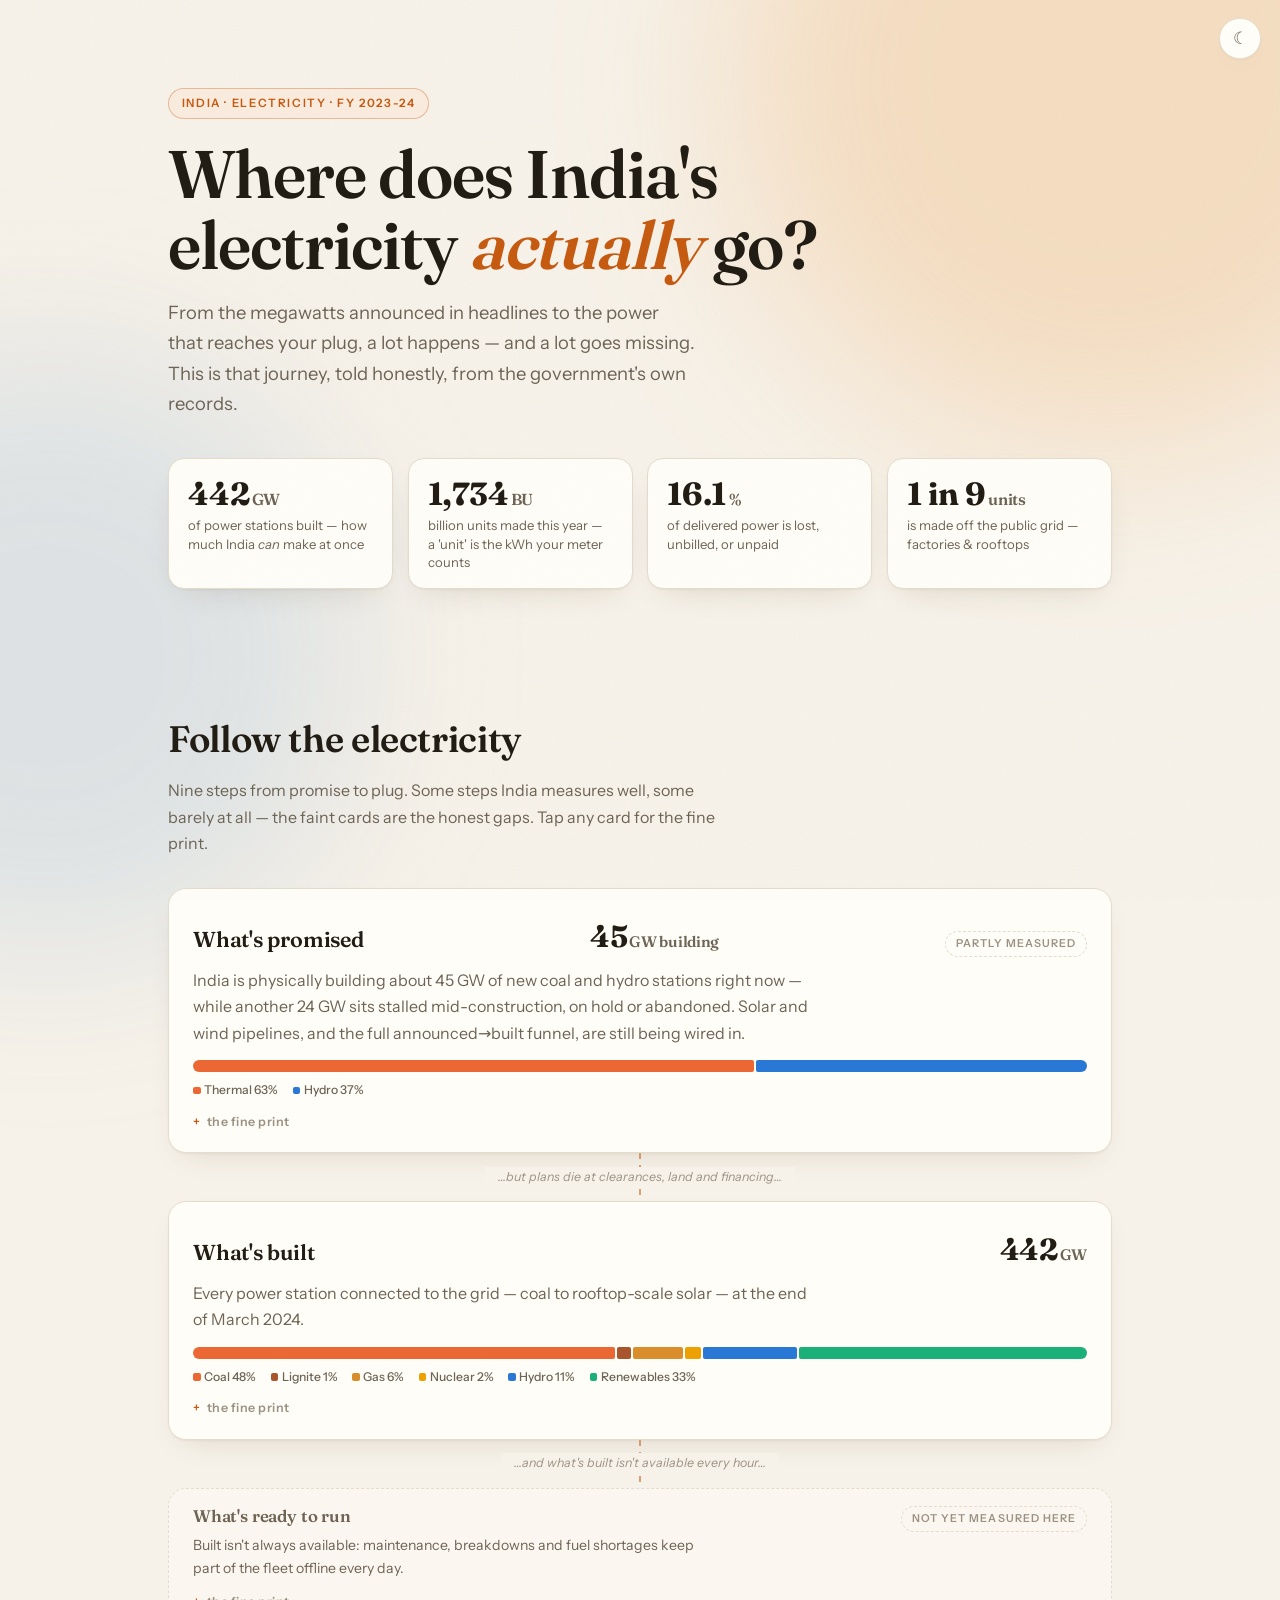
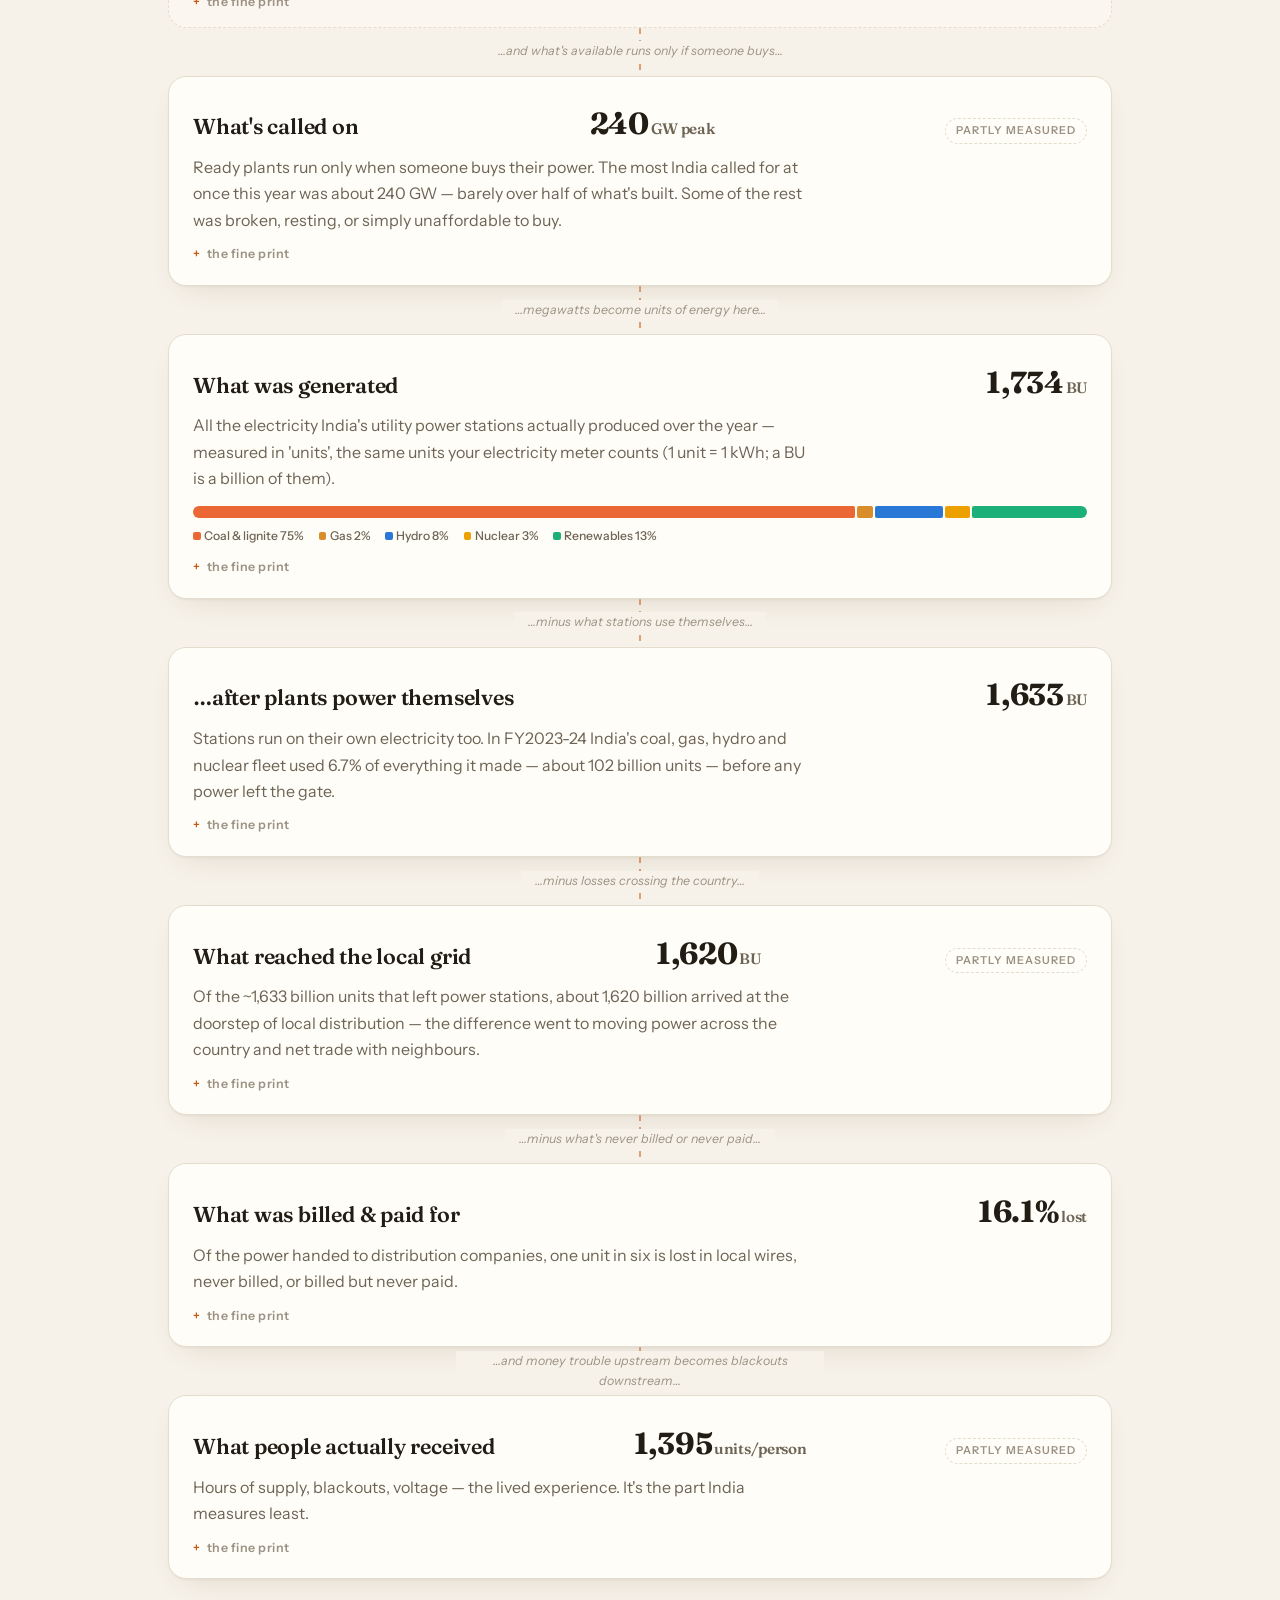
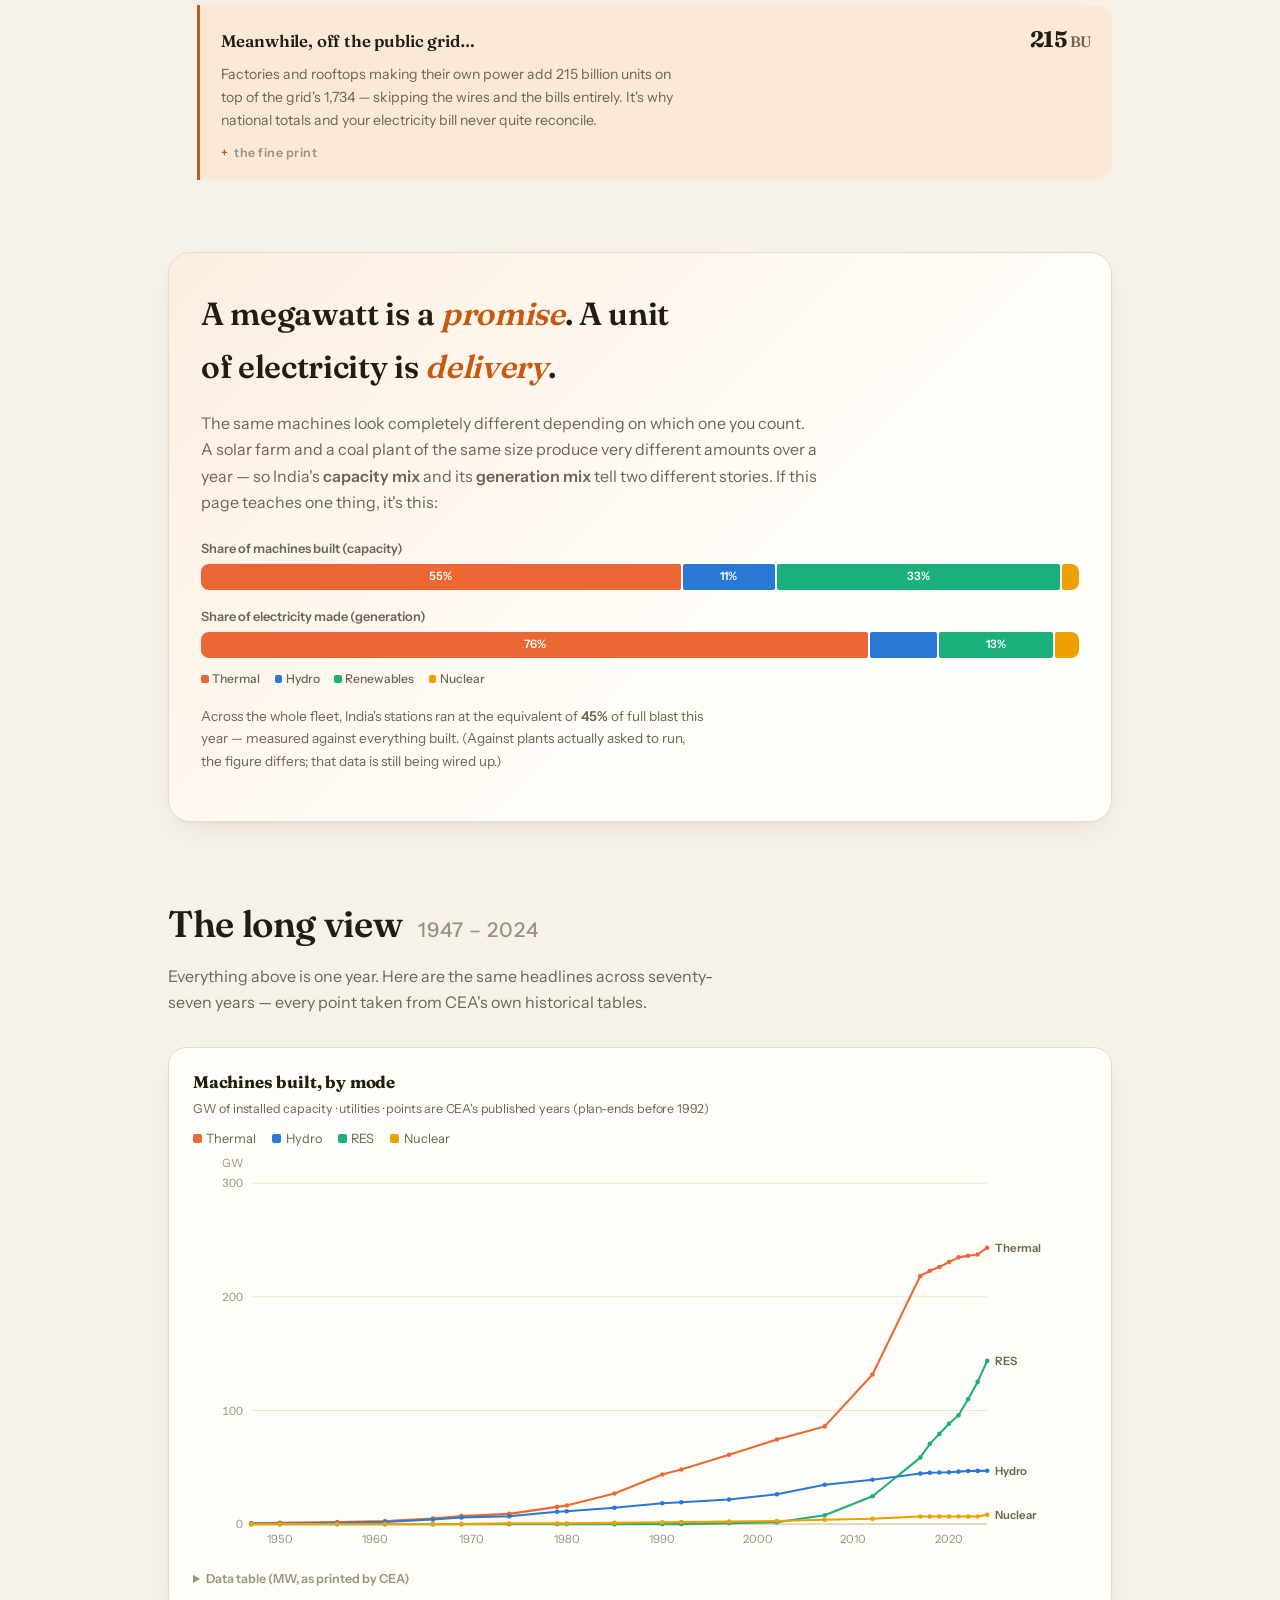
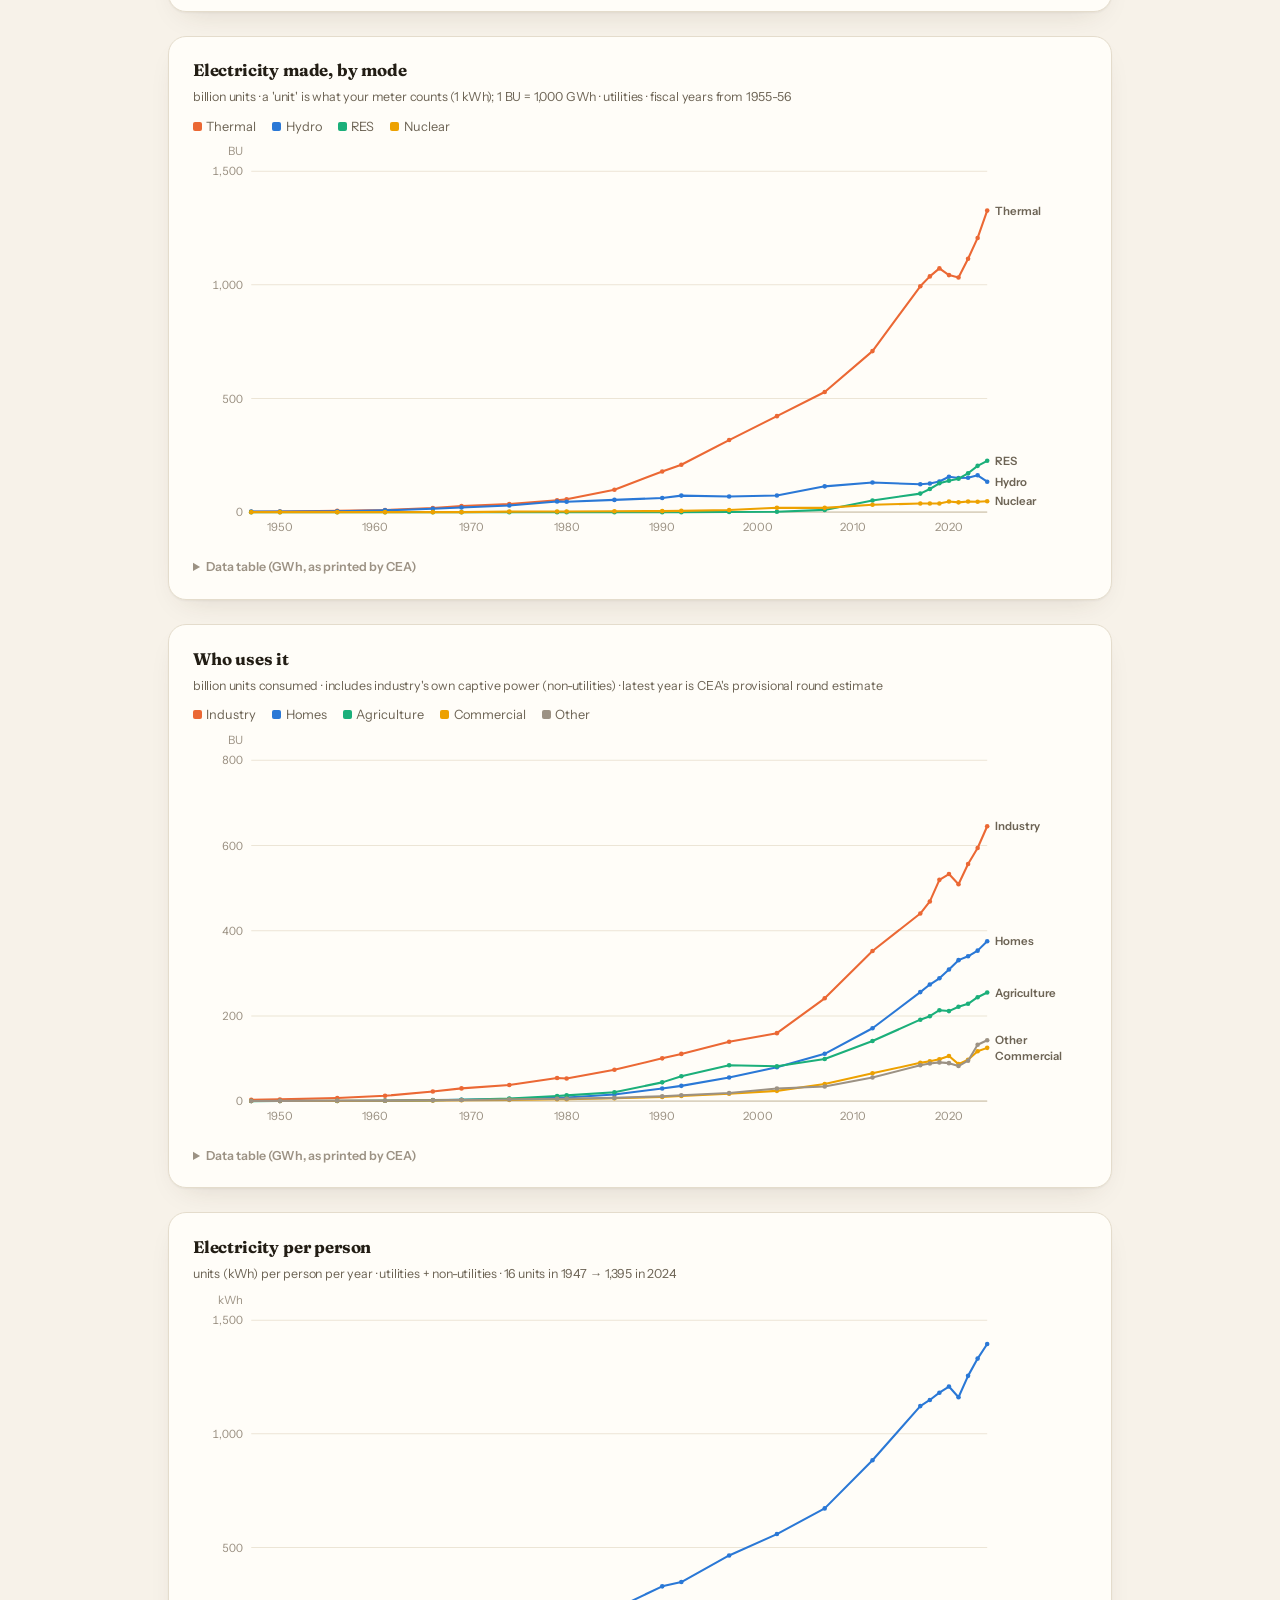
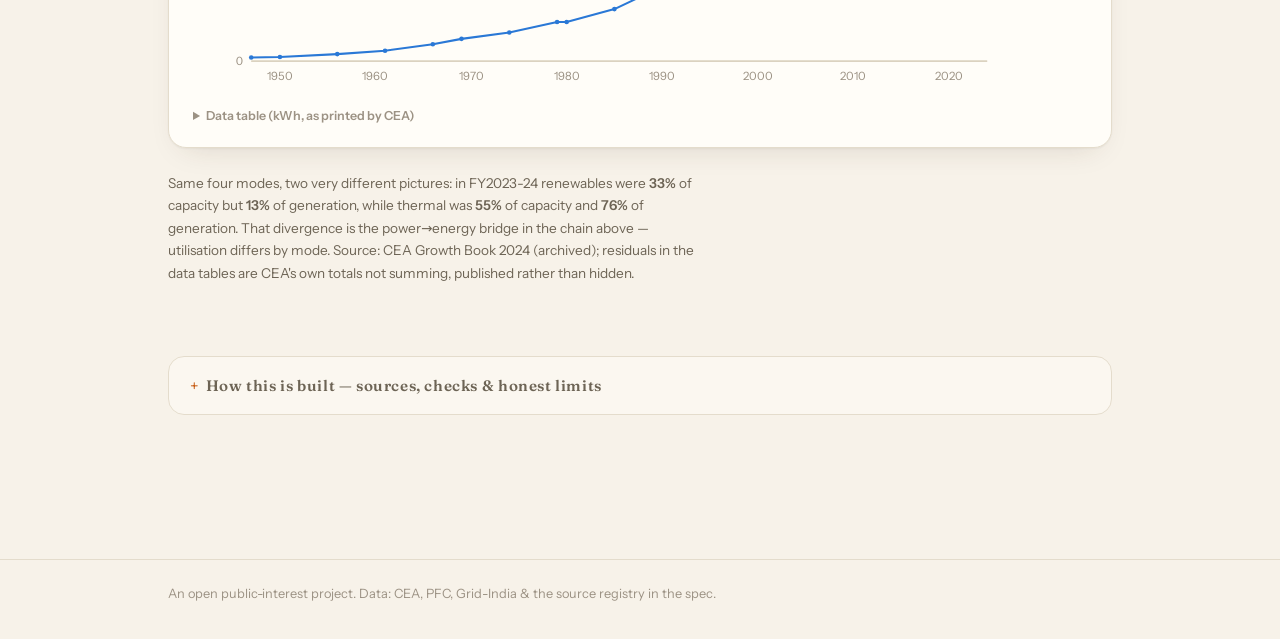
<file: site/index.html>
<!doctype html>
<html lang="en">
<head>
<meta charset="utf-8">
<meta name="viewport" content="width=device-width, initial-scale=1">
<title>Where does India's electricity actually go?</title>
<meta name="description" content="From the megawatts announced to the power that reaches your plug — India's electricity, one honest chain, built from the government's own records.">
<link rel="stylesheet" href="fonts.css">
<link rel="stylesheet" href="style.css">
<script>if (localStorage.theme === "dark" || new URLSearchParams(location.search).get("theme") === "dark") document.documentElement.dataset.theme = "dark";</script>
</head>
<body>
<button id="themeBtn" aria-label="Switch between light and dark mode" title="Light / dark">☾</button>
<div class="glow glow-a" aria-hidden="true"></div>
<div class="glow glow-b" aria-hidden="true"></div>

<header class="hero">
  <p class="badge reveal">India · Electricity · FY&nbsp;2023-24</p>
  <h1 class="reveal d1">Where does India's electricity <em>actually</em> go?</h1>
  <p class="lede reveal d2">From the megawatts announced in headlines to the power that reaches your
  plug, a lot happens — and a lot goes missing. This is that journey, told honestly,
  from the government's own records.</p>
  <div id="tiles" class="tiles reveal d3"></div>
</header>

<main>
  <section id="chain-section">
    <h2 class="reveal">Follow the electricity</h2>
    <p class="sec-lede reveal">Nine steps from promise to plug. Some steps India measures well,
    some barely at all — the faint cards are the honest gaps. Tap any card for the fine print.</p>
    <div id="chain"></div>
  </section>

  <section id="lesson"></section>

  <section id="longview">
    <h2>The long view <span class="range">1947 – 2024</span></h2>
    <p class="sec-lede">Everything above is one year. Here are the same headlines across
    seventy-seven years — every point taken from CEA's own historical tables.</p>
  </section>

  <section id="method">
    <details>
      <summary>How this is built — sources, checks &amp; honest limits</summary>
      <div class="method-body">
        <p>Every number on this page is parsed from an archived primary-source government file —
        never typed in from memory. The build recomputes the whole page from those files and runs
        identity checks (do the parts sum to the whole? does the same figure agree across two
        independent documents?). If any check fails, the site does not publish.</p>
        <ul id="provenance"></ul>
        <p>Where India's own published tables don't add up (they sometimes don't), the difference
        is shown as a "residual" — published, never hidden. Full model:
        <a href="https://github.com/subtlesk/indiainfra">chain specification v0.2 on GitHub</a>.</p>
      </div>
    </details>
  </section>
</main>

<footer>
  <p>An open public-interest project. Data: CEA, PFC, Grid-India &amp; the source registry in the spec.</p>
</footer>

<script src="app.js"></script>
<script src="chart.js"></script>
</body>
</html>
</file>
<file: site/fonts.css>
@font-face { font-family:'Fraunces'; font-style:normal; font-weight:400; font-display:swap; src:url('fonts/Fraunces-normal-400.woff2') format('woff2'); }
@font-face { font-family:'Fraunces'; font-style:normal; font-weight:600; font-display:swap; src:url('fonts/Fraunces-normal-600.woff2') format('woff2'); }
@font-face { font-family:'Fraunces'; font-style:normal; font-weight:700; font-display:swap; src:url('fonts/Fraunces-normal-700.woff2') format('woff2'); }
@font-face { font-family:'Instrument Sans'; font-style:italic; font-weight:400; font-display:swap; src:url('fonts/InstrumentSans-italic-400.woff2') format('woff2'); }
@font-face { font-family:'Instrument Sans'; font-style:normal; font-weight:400; font-display:swap; src:url('fonts/InstrumentSans-normal-400.woff2') format('woff2'); }
@font-face { font-family:'Instrument Sans'; font-style:normal; font-weight:500; font-display:swap; src:url('fonts/InstrumentSans-normal-500.woff2') format('woff2'); }
@font-face { font-family:'Instrument Sans'; font-style:normal; font-weight:600; font-display:swap; src:url('fonts/InstrumentSans-normal-600.woff2') format('woff2'); }
</file>
<file: site/style.css>
/* India Electricity Dashboard — citizen-first editorial UI.
   Type: Fraunces (display) + Instrument Sans (body), self-hosted.
   Light: warm paper + saffron. Dark: deep charcoal, same accent. */

:root {
  --paper: #f7f2e9;
  --paper-2: #fffdf8;
  --ink: #221d14;
  --ink-2: #6d6455;
  --ink-3: #9c9284;
  --line: #e4dccc;
  --accent: #c65a11;
  --accent-soft: #fbe8d7;
  --card: #fffdf8;
  --card-dim: rgba(255, 253, 248, .45);
  --shadow: 0 1px 2px rgba(60, 45, 20, .05), 0 12px 32px -16px rgba(60, 45, 20, .18);
  --glow-a: rgba(236, 145, 52, .22);
  --glow-b: rgba(58, 125, 202, .13);
  /* chart chrome (dataviz contract) */
  --surface-1: #fffdf8; --text-primary: #221d14; --text-secondary: #6d6455;
  --muted-ink: #9c9284; --grid: #ece5d6; --baseline: #d4cab6;
  --series-1: #2a78d6; --series-2: #eb6834; --series-3: #1baf7a; --series-4: #eda100;
}
:root[data-theme="dark"] {
    --paper: #16130e;
    --paper-2: #1e1a13;
    --ink: #f2ece1;
    --ink-2: #b0a795;
    --ink-3: #7d7466;
    --line: #332d22;
    --accent: #f0913c;
    --accent-soft: #3a2a17;
    --card: #201c14;
    --card-dim: rgba(32, 28, 20, .5);
    --shadow: 0 1px 2px rgba(0, 0, 0, .4), 0 16px 40px -20px rgba(0, 0, 0, .6);
    --glow-a: rgba(240, 145, 60, .10);
    --glow-b: rgba(70, 130, 200, .08);
    --surface-1: #201c14; --text-primary: #f2ece1; --text-secondary: #b0a795;
    --muted-ink: #7d7466; --grid: #2e281d; --baseline: #443c2c;
    --series-1: #3987e5; --series-2: #d95926; --series-3: #199e70; --series-4: #c98500;
}

* { box-sizing: border-box; }
html { scroll-behavior: smooth; }
body {
  margin: 0;
  background: var(--paper);
  color: var(--ink);
  font: 16px/1.65 "Instrument Sans", system-ui, sans-serif;
  overflow-x: hidden;
}
/* grain */
body::before {
  content: ""; position: fixed; inset: 0; pointer-events: none; z-index: 3;
  opacity: .05; mix-blend-mode: multiply;
  background-image: url("data:image/svg+xml,%3Csvg xmlns='http://www.w3.org/2000/svg' width='140' height='140'%3E%3Cfilter id='n'%3E%3CfeTurbulence type='fractalNoise' baseFrequency='.9' numOctaves='2'/%3E%3C/filter%3E%3Crect width='140' height='140' filter='url(%23n)' opacity='.6'/%3E%3C/svg%3E");
}
:root[data-theme="dark"] body::before { mix-blend-mode: screen; opacity: .04; }

/* theme toggle */
#themeBtn {
  position: fixed; top: 1.1rem; right: 1.2rem; z-index: 10;
  width: 2.6rem; height: 2.6rem; border-radius: 50%;
  border: 1px solid var(--line); background: var(--card); color: var(--ink-2);
  font-size: 1.05rem; cursor: pointer; box-shadow: var(--shadow);
  display: flex; align-items: center; justify-content: center;
  transition: transform .15s;
}
#themeBtn:hover { transform: scale(1.08); color: var(--accent); }

.glow { position: fixed; border-radius: 50%; filter: blur(90px); z-index: 0; pointer-events: none; }
.glow-a { width: 46rem; height: 46rem; top: -18rem; right: -12rem; background: var(--glow-a); }
.glow-b { width: 38rem; height: 38rem; top: 22rem; left: -16rem; background: var(--glow-b); }

.hero, main, footer { position: relative; z-index: 1; }
.hero { max-width: 62rem; margin: 0 auto; padding: 5.5rem 1.5rem 3rem; }
.badge {
  display: inline-block; font-size: .72rem; font-weight: 600; letter-spacing: .14em;
  text-transform: uppercase; color: var(--accent);
  border: 1px solid color-mix(in srgb, var(--accent) 35%, transparent);
  background: color-mix(in srgb, var(--accent-soft) 60%, transparent);
  padding: .3rem .8rem; border-radius: 99px; margin: 0 0 1.2rem;
}
h1 {
  font-family: "Fraunces", Georgia, serif; font-weight: 600;
  font-size: clamp(2.4rem, 6vw, 4.2rem); line-height: 1.06;
  letter-spacing: -.015em; margin: 0 0 1.1rem; max-width: 18ch;
}
h1 em { font-style: italic; color: var(--accent); }
.lede { font-size: 1.15rem; color: var(--ink-2); max-width: 44ch; margin: 0 0 2.4rem; }

/* stat tiles */
.tiles { display: grid; grid-template-columns: repeat(auto-fit, minmax(11.5rem, 1fr)); gap: .9rem; }
.tile {
  background: var(--card); border: 1px solid var(--line); border-radius: 16px;
  padding: 1.1rem 1.2rem 1rem; box-shadow: var(--shadow);
}
.tile .big {
  font-family: "Fraunces", Georgia, serif; font-weight: 700;
  font-size: 2rem; line-height: 1.1; letter-spacing: -.01em;
}
.tile .big small { font-size: 1rem; font-weight: 600; color: var(--ink-2); margin-left: .15em; }
.tile .cap { font-size: .82rem; color: var(--ink-2); margin-top: .3rem; line-height: 1.4; }

main { max-width: 62rem; margin: 0 auto; padding: 0 1.5rem 5rem; }
section { margin-top: 4.5rem; }
h2 {
  font-family: "Fraunces", Georgia, serif; font-weight: 600;
  font-size: clamp(1.7rem, 3.4vw, 2.3rem); letter-spacing: -.01em; margin: 0 0 .5rem;
}
h2 .range { font-size: .55em; font-family: "Instrument Sans", sans-serif; font-weight: 500;
  color: var(--ink-3); letter-spacing: .05em; margin-left: .5rem; }
.sec-lede { color: var(--ink-2); max-width: 52ch; margin: 0 0 2rem; }

/* ---- chain cards ---- */
#chain { position: relative; }
.stage-card {
  position: relative; background: var(--card); border: 1px solid var(--line);
  border-radius: 18px; padding: 1.35rem 1.5rem 1.25rem; box-shadow: var(--shadow);
}
.stage-card.pending {
  background: var(--card-dim); box-shadow: none; border-style: dashed;
  padding: .9rem 1.5rem;
}
.stage-top { display: flex; align-items: baseline; justify-content: space-between; gap: 1rem; flex-wrap: wrap; }
.stage-title { font-family: "Fraunces", Georgia, serif; font-weight: 600; font-size: 1.35rem; letter-spacing: -.01em; }
.stage-card.pending .stage-title { font-size: 1.05rem; color: var(--ink-2); }
.stage-num {
  font-family: "Fraunces", Georgia, serif; font-weight: 700; font-size: 1.9rem;
  letter-spacing: -.01em; white-space: nowrap;
}
.stage-num small { font-size: .95rem; font-weight: 600; color: var(--ink-2); margin-left: .12em; }
.stage-story { color: var(--ink-2); margin: .35rem 0 0; max-width: 56ch; }
.stage-card.pending .stage-story { font-size: .88rem; margin: .15rem 0 0; }
.pending-chip {
  font-size: .68rem; font-weight: 600; letter-spacing: .1em; text-transform: uppercase;
  color: var(--ink-3); border: 1px dashed var(--line); border-radius: 99px;
  padding: .18rem .6rem; white-space: nowrap;
}

/* breakdown bar */
.breakdown { display: flex; height: 12px; border-radius: 7px; overflow: hidden; margin-top: .9rem; gap: 2px; }
.breakdown span { display: block; height: 100%; border-radius: 2px; min-width: 3px; }
.legend { display: flex; flex-wrap: wrap; gap: .3rem .9rem; font-size: .76rem; color: var(--ink-2); margin-top: .5rem; }
.legend b { font-weight: 500; white-space: nowrap; }
.legend i { display: inline-block; width: .62em; height: .62em; border-radius: 2px; margin-right: .3em; }

/* connectors with flowing current */
.connector { position: relative; height: 3rem; display: flex; align-items: center; justify-content: center; }
.connector::before {
  content: ""; position: absolute; left: 50%; top: 0; bottom: 0; width: 2px;
  transform: translateX(-50%); border-radius: 2px;
  background: repeating-linear-gradient(to bottom, var(--accent) 0 6px, transparent 6px 12px);
  opacity: .55;
  animation: current 1.1s linear infinite;
}
@keyframes current { to { background-position-y: 12px; } }
@media (prefers-reduced-motion: reduce) {
  .connector::before { animation: none; }
  .reveal { animation: none !important; opacity: 1 !important; transform: none !important; }
}
.connector .why {
  position: relative; z-index: 1; background: var(--paper); color: var(--ink-3);
  font-size: .78rem; font-style: italic; padding: 0 .8rem; max-width: 46ch; text-align: center;
}

/* bypass card */
.bypass {
  border-left: 3px solid var(--accent); background: var(--accent-soft);
  border-radius: 0 18px 18px 0; padding: 1rem 1.3rem; margin: 1.6rem 0 0 1.8rem;
}
.bypass .stage-title { font-size: 1.05rem; }
.bypass p { font-size: .88rem; color: var(--ink-2); margin: .3rem 0 0; max-width: 52ch; }
.bypass .stage-num { font-size: 1.4rem; }

/* details disclosure */
.stage-card details, .bypass details { margin-top: .7rem; font-size: .8rem; color: var(--ink-2); }
.stage-card summary, .bypass summary, #method summary {
  cursor: pointer; font-weight: 600; color: var(--ink-3); font-size: .78rem;
  letter-spacing: .04em; list-style: none;
}
summary::-webkit-details-marker { display: none; }
.stage-card summary::before, .bypass summary::before, #method summary::before {
  content: "+"; display: inline-block; margin-right: .4rem; color: var(--accent);
  transition: transform .2s; font-weight: 700;
}
details[open] > summary::before { transform: rotate(45deg); }
.detail-grid { display: grid; grid-template-columns: auto 1fr; gap: .15rem .8rem; margin-top: .5rem; }
.detail-grid dt { color: var(--ink-3); }
.detail-grid dd { margin: 0; }
.detail-grid code { font-size: .72rem; word-break: break-all; }

/* ---- lesson panel ---- */
.lesson-panel {
  background: linear-gradient(135deg, color-mix(in srgb, var(--accent-soft) 70%, var(--card)) 0%, var(--card) 60%);
  border: 1px solid var(--line); border-radius: 22px; box-shadow: var(--shadow);
  padding: 2.2rem 2rem;
}
.lesson-panel h3 {
  font-family: "Fraunces", Georgia, serif; font-weight: 600; font-size: clamp(1.5rem, 3vw, 2rem);
  margin: 0 0 .6rem; letter-spacing: -.01em; max-width: 24ch;
}
.lesson-panel h3 em { color: var(--accent); font-style: italic; }
.lesson-panel p { color: var(--ink-2); max-width: 56ch; }
.sharebars { margin-top: 1.4rem; display: grid; gap: 1rem; }
.sharebar-label { font-size: .8rem; font-weight: 600; color: var(--ink-2); margin-bottom: .3rem; }
.sharebar { display: flex; height: 26px; border-radius: 8px; overflow: hidden; gap: 2px; }
.sharebar span { display: flex; align-items: center; justify-content: center; color: #fff;
  font-size: .72rem; font-weight: 600; min-width: 2px; border-radius: 2px; }

/* ---- charts ---- */
.viz-root {
  position: relative; background: var(--surface-1);
  border: 1px solid var(--line); border-radius: 18px; box-shadow: var(--shadow);
  padding: 1.3rem 1.5rem; margin: 1.5rem 0;
  font-family: "Instrument Sans", system-ui, sans-serif;
}
.viz-root figcaption { color: var(--text-primary); font-weight: 600; font-size: 1.05rem; margin-bottom: .25rem;
  font-family: "Fraunces", Georgia, serif; letter-spacing: -.01em; }
.viz-root .viz-sub { display: block; font-family: "Instrument Sans", sans-serif; font-weight: 400;
  font-size: .78rem; color: var(--text-secondary); margin-top: .15rem; }
.viz-legend { display: flex; gap: 1rem; flex-wrap: wrap; font-size: .8rem;
  color: var(--text-secondary); margin: .5rem 0 .2rem; }
.viz-legend i { display: inline-block; width: .7em; height: .7em; border-radius: 2px; margin-right: .35em; }
.viz-root svg { width: 100%; height: auto; display: block; }
.viz-root .grid { stroke: var(--grid); stroke-width: 1; }
.viz-root .axis { stroke: var(--baseline); stroke-width: 1; }
.viz-root .tick { fill: var(--muted-ink); font-size: 11px; font-family: "Instrument Sans", sans-serif; }
.viz-root .ynum { font-variant-numeric: tabular-nums; }
.viz-root .series { fill: none; stroke-width: 2; stroke-linejoin: round; }
.viz-root .endlabel { fill: var(--text-secondary); font-size: 11px; font-weight: 600; }
.viz-root .cross { stroke: var(--baseline); stroke-width: 1; stroke-dasharray: 3 3; }
.viz-tip { position: absolute; top: 4.5rem; background: var(--surface-1);
  border: 1px solid var(--line); border-radius: 10px; padding: .55rem .7rem;
  font-size: .75rem; color: var(--text-secondary); pointer-events: none;
  box-shadow: var(--shadow); min-width: 140px; z-index: 2; }
.viz-tip b { color: var(--text-primary); font-variant-numeric: tabular-nums; float: right; margin-left: .75em; }
.viz-tip i { display: inline-block; width: .6em; height: .6em; border-radius: 2px; margin-right: .35em; }
.viz-tip .tot { border-top: 1px solid var(--line); margin-top: .25rem; padding-top: .25rem; }
.viz-tip .resid { color: var(--muted-ink); font-style: italic; max-width: 12rem; }
.viz-root details { margin-top: .6rem; font-size: .8rem; color: var(--text-secondary); }
.viz-root summary { cursor: pointer; color: var(--muted-ink); font-weight: 600; font-size: .78rem; }
.viz-tablewrap { overflow-x: auto; }
.viz-root table { border-collapse: collapse; margin-top: .5rem; font-variant-numeric: tabular-nums; }
.viz-root th, .viz-root td { padding: .18rem .6rem; text-align: right; border-bottom: 1px solid var(--grid); }
.viz-root th:first-child, .viz-root td:first-child { text-align: left; }
#longview > p.fine { font-size: .85rem; color: var(--ink-2); max-width: 60ch; }

/* ---- method & footer ---- */
#method details {
  background: var(--card-dim); border: 1px solid var(--line); border-radius: 16px;
  padding: 1rem 1.3rem;
}
#method summary { font-size: .95rem; color: var(--ink-2); font-family: "Fraunces", Georgia, serif; }
.method-body { margin-top: .8rem; font-size: .9rem; color: var(--ink-2); }
#provenance { padding-left: 1.1rem; font-size: .82rem; }
#provenance code { font-size: .75rem; word-break: break-all; }
a { color: var(--accent); text-decoration-thickness: 1px; text-underline-offset: 2px; }
footer { border-top: 1px solid var(--line); margin-top: 4rem; }
footer p { max-width: 62rem; margin: 0 auto; padding: 1.4rem 1.5rem 2.2rem; font-size: .8rem; color: var(--ink-3); }

/* ---- reveal motion ---- */
.reveal { opacity: 0; transform: translateY(14px); animation: rise .7s cubic-bezier(.2,.7,.2,1) forwards; }
.d1 { animation-delay: .08s; } .d2 { animation-delay: .16s; } .d3 { animation-delay: .26s; }
@keyframes rise { to { opacity: 1; transform: none; } }
</file>
